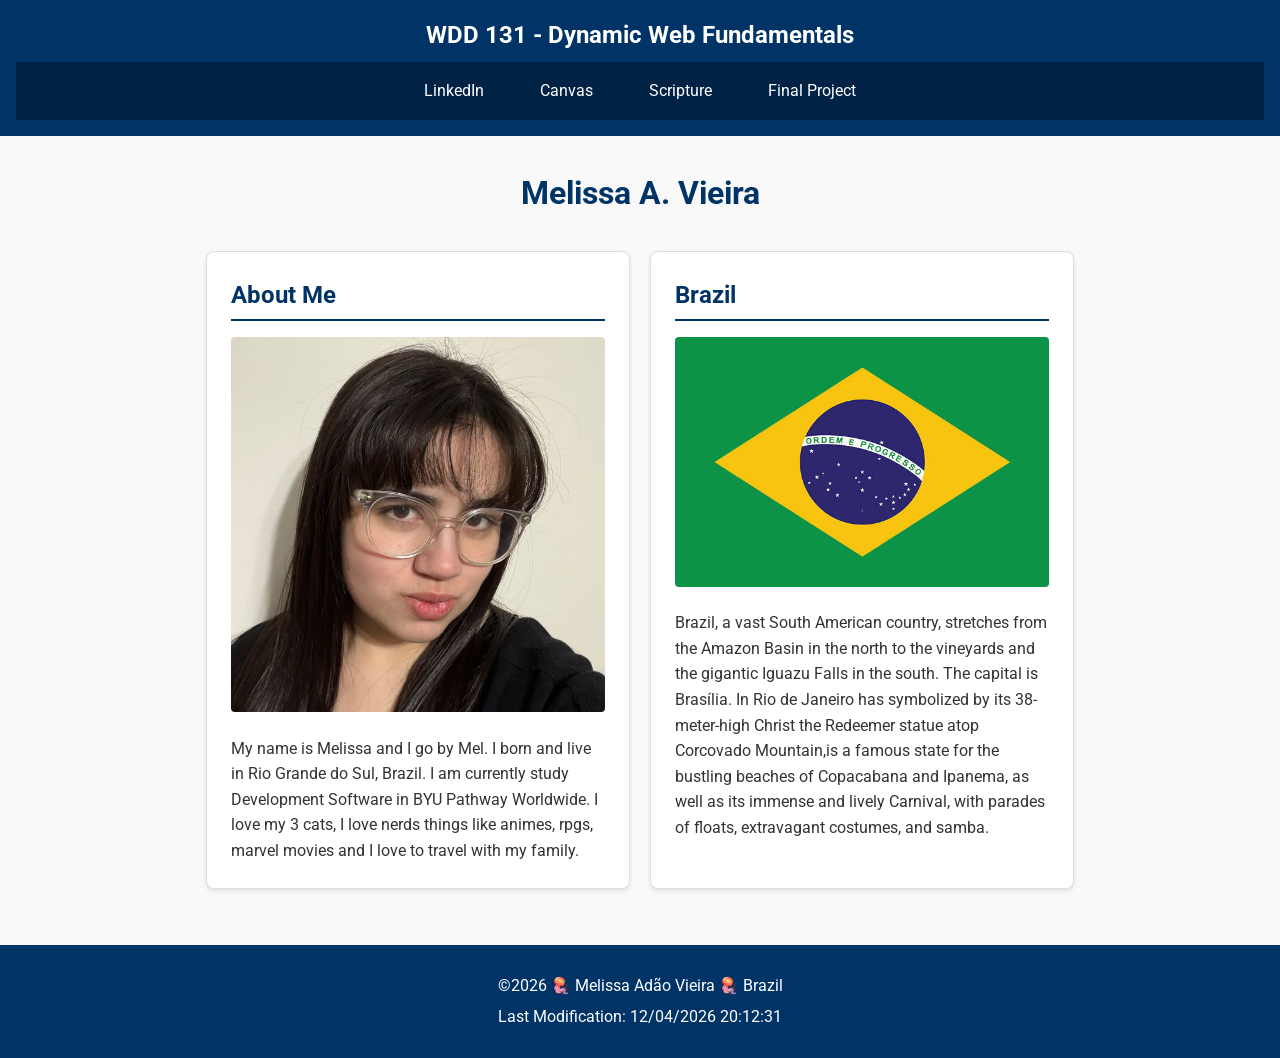
<file: index.html>
<!DOCTYPE html>
<html lang="en">
<head>
    <meta charset="UTF-8">
    <meta name="viewport" content="width=device-width, initial-scale=1.0">
    <title>WDD131 - Dynamic Web Fundamentals - Melissa A. Vieira</title>
    <meta name="description" content="Melissa Vieira - WDD131 Dynamic Web Fundamentals course homepage showcasing web development projects and dynamic features.">
    <meta name="author" content="Melissa A. Vieira">
    <link rel="preconnect" href="https://fonts.googleapis.com">
    <link rel="preconnect" href="https://fonts.gstatic.com" crossorigin>
    <link href="https://fonts.googleapis.com/css2?family=Roboto:wght@400;700&display=swap" rel="stylesheet">
    <link rel="stylesheet" href="styles/base.css">
    <script src="scripts/getdates.js" defer></script>
</head>
<body>
    <header>
        <span id="course-title" >WDD 131 - Dynamic Web Fundamentals</span>
        <nav>
            <a href="https://linkedin.com" target="_blank">LinkedIn</a>
            <a href="https://byupw.instructure.com/" target="_blank">Canvas</a>
            <a href="https://www.churchofjesuschrist.org/study/scriptures/bofm/2-ne/28?lang=eng#:~:text=30%20For%20behold,which%20they%20have." target="_blank">Scripture</a>
            <a href="#" target="_blank">Final Project</a>
        </nav>
    </header>
    <main>
        <h1 class="main-title"> Melissa A. Vieira</h1>
            <div class="card-grid">
                <section class="card">
                    <h2>About Me</h2>
                    <img src="images/melissa.jpeg" alt="Profile Melissa">
                    <p> My name is Melissa and I go by Mel. I born and live in Rio Grande do Sul, Brazil. I am currently study Development Software in BYU Pathway Worldwide. I love my 3 cats, I love nerds things like animes, rpgs, marvel movies and I love to travel with my family. </p>
                </section>
                <section class="card">
                    <h2>Brazil</h2>
                    <img src="images/brazil.jpeg" alt="Country Melissa">
                    <p>Brazil, a vast South American country, stretches from the Amazon Basin in the north to the vineyards and the gigantic Iguazu Falls in the south. The capital is Brasília. In Rio de Janeiro has symbolized by its 38-meter-high Christ the Redeemer statue atop Corcovado Mountain,is a famous state for the bustling beaches of Copacabana and Ipanema, as well as its immense and lively Carnival, with parades of floats, extravagant costumes, and samba.</p>
                </section>
            </div>
    </main>
    <footer>
        <p>©<span id="currentyear"></span> 🪼 Melissa Adão Vieira 🪼 Brazil </p>
        <p id="lastModified"></p>
    </footer>
</body>
</html>
</file>
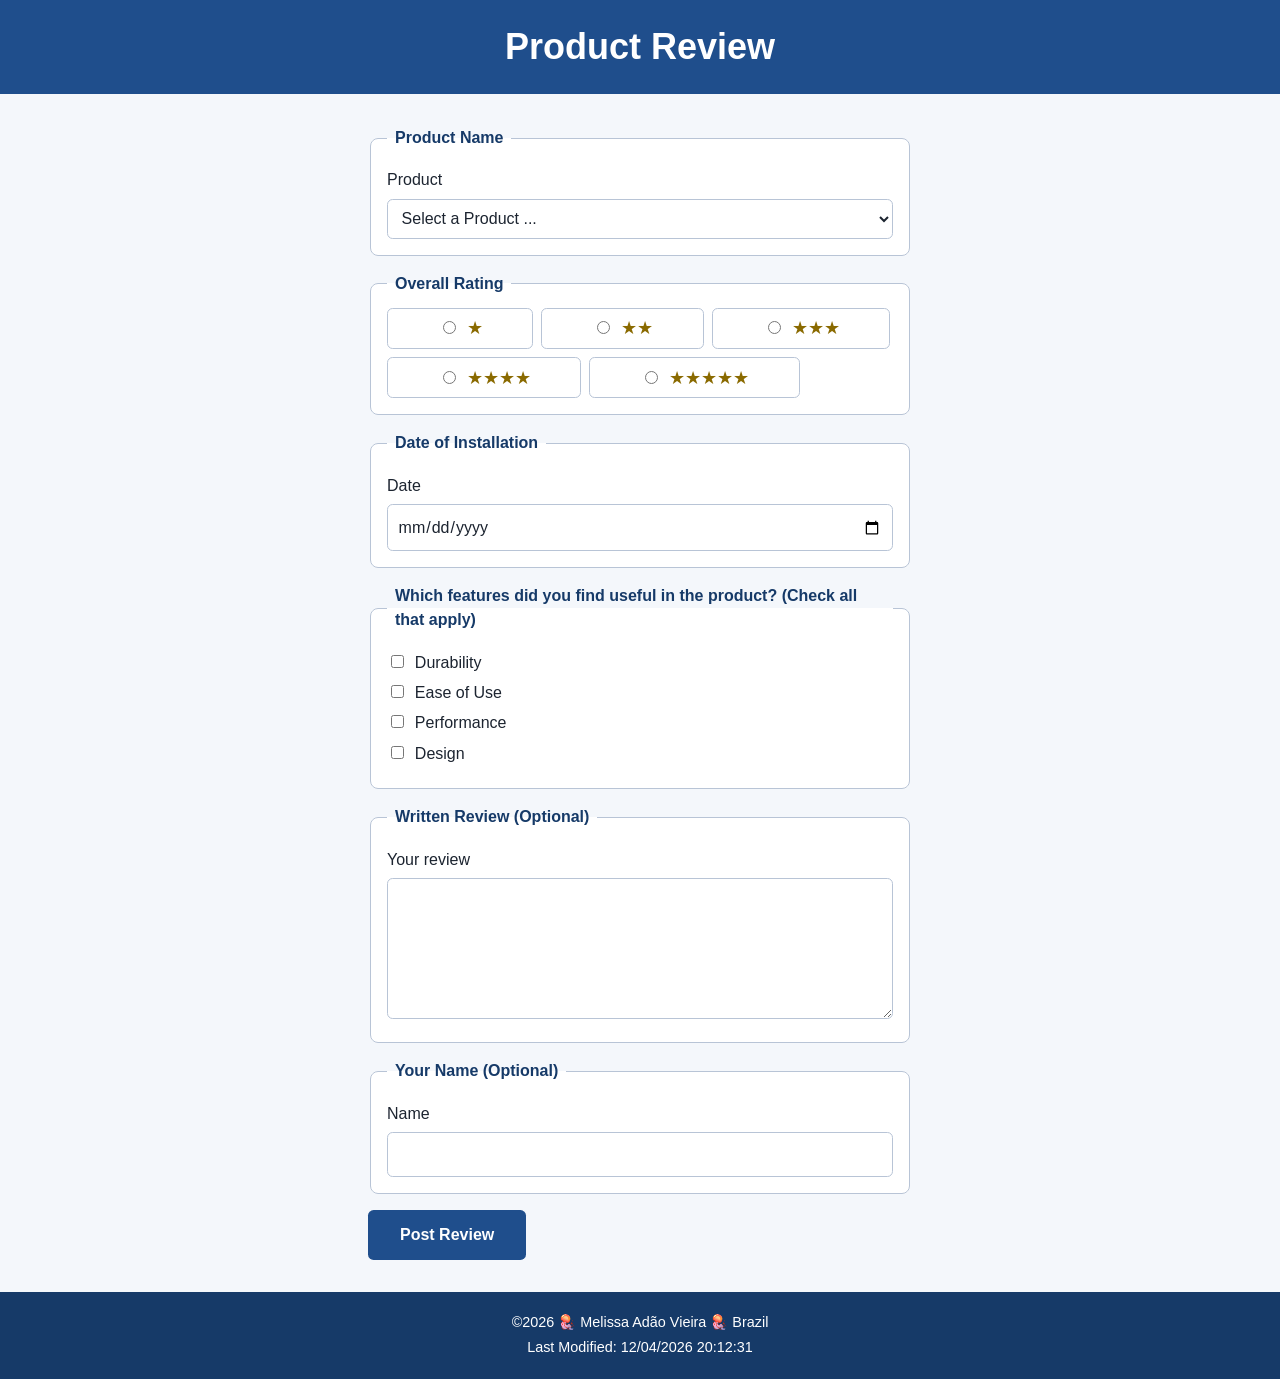
<file: form.html>
<!DOCTYPE html>
<html lang="en">
<head>
    <meta charset="UTF-8">
    <meta name="viewport" content="width=device-width, initial-scale=1.0">
    <title>Product Review</title>
    <meta name="author" content="Melissa A. Vieira">
    <meta name="description" content="Share your experience with our products. Rate an item, choose the features you liked and leave a review in this quick and easy form.">
    <link rel="stylesheet" href="styles/form.css">
    <script src="scripts/form.js" defer></script>
    <link rel="icon" href="data:,">
</head>
<body>
    <header>
        <h1>Product Review</h1>
    </header>
    <main>
        <form method="get" action="review.html" class="pr1">
        <fieldset>
            <legend>Product Name</legend>
            <label for="product">Product</label>
                <select id="product" name="product" required>
                    <option value="" disabled selected>Select a Product ...</option>
                </select>
        </fieldset>
        <fieldset>
            <legend>Overall Rating</legend>
            <div class="rating">
                <label for="rating1"><input type="radio" id="rating1" name="rating" value="1" required> ★ <span class="sr-only"> 1 Star </span></label>
                <label for="rating2"><input type="radio" id="rating2" name="rating" value="2" required> ★★ <span class="sr-only"> 2 Stars </span></label>
                <label for="rating3"><input type="radio" id="rating3" name="rating" value="3" required> ★★★ <span class="sr-only"> 3 Stars </span></label>
                <label for="rating4"><input type="radio" id="rating4" name="rating" value="4" required> ★★★★ <span class="sr-only"> 4 Stars </span></label>
                <label for="rating5"><input type="radio" id="rating5" name="rating" value="5" required> ★★★★★ <span class="sr-only"> 5 Stars </span></label>
            </div>
        </fieldset>
        <fieldset>
            <legend>Date of Installation</legend>
            <label for="installdate">Date</label>
            <input type="date" id="installdate" name="installdate" required>
        </fieldset>
        <fieldset>
            <legend>Which features did you find useful in the product? (Check all that apply)</legend>
            <label for="durability"><input type="checkbox" id="durability" name="features" value="durability"> Durability</label>
            <label for="ease"><input type="checkbox" id="ease" name="features" value="ease-of-use"> Ease of Use</label>
            <label for="performance"><input type="checkbox" id="performance" name="features" value="performance"> Performance</label>
            <label for="design"><input type="checkbox" id="design" name="features" value="design"> Design</label>
        </fieldset>
        <fieldset>
            <legend>Written Review (Optional)</legend>
            <label for="review">Your review</label>
            <textarea id="review" name="review" rows="5"></textarea>
        </fieldset>
        <fieldset>
            <legend>Your Name (Optional)</legend>
            <label for="fullname">Name </label>
            <input type="text" id="fullname" name="fullname" autocomplete="name">
        </fieldset>
            <input type="submit" value="Post Review">
        </form>
    </main>
    <footer>
        <p>&copy;2026 🪼 Melissa Adão Vieira 🪼 Brazil</p>
        <p>Last Modified: <span id="lastModified"></span></p>
    </footer>
</body>
</html>
</file>
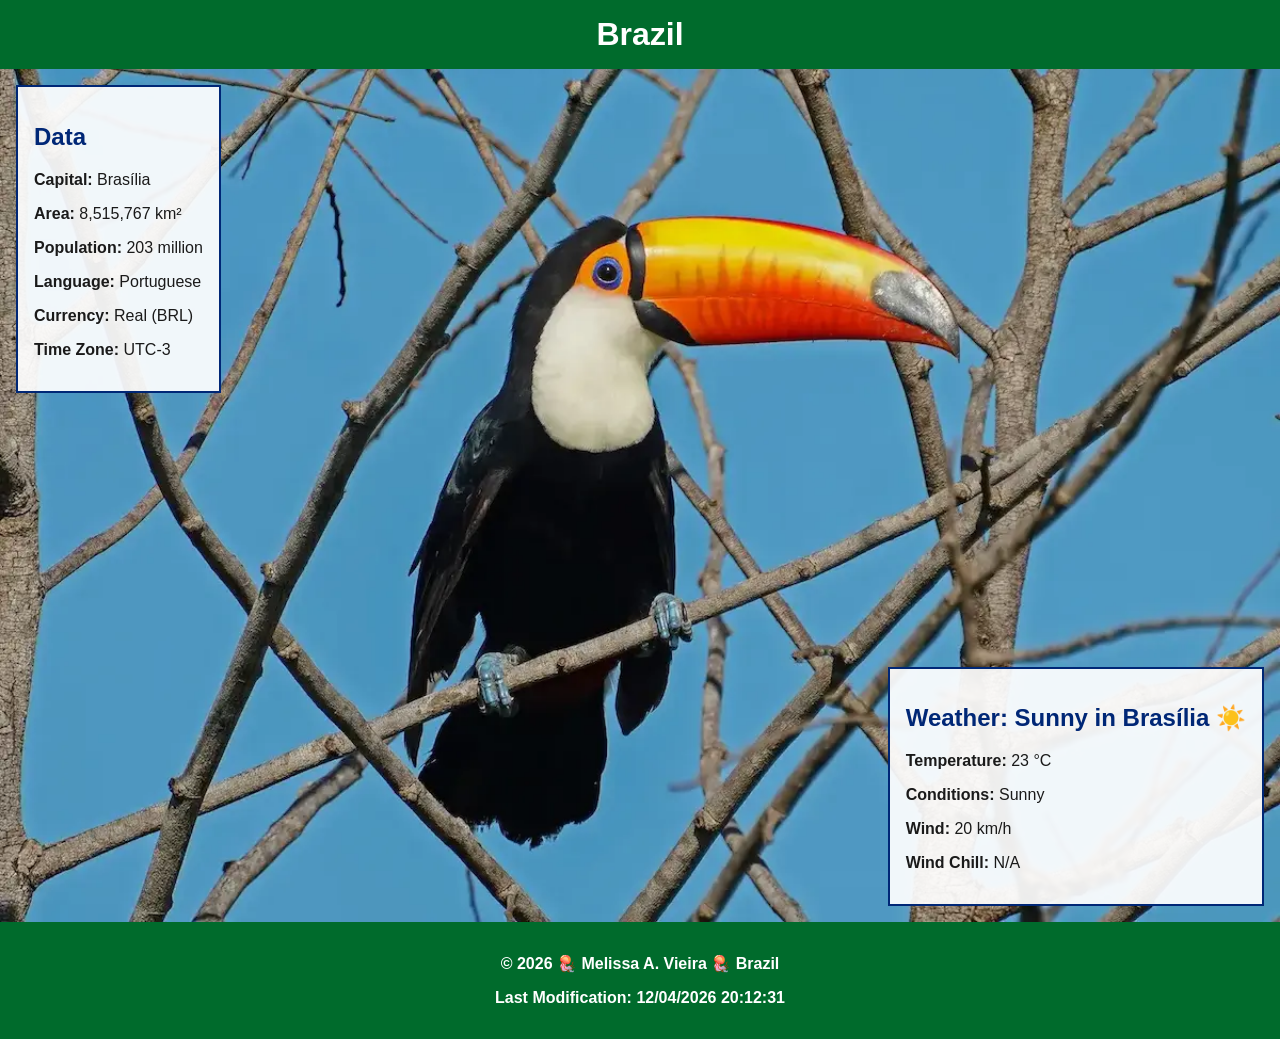
<file: place.html>
<!DOCTYPE html>
<html lang="en">
<head>
    <meta charset="UTF-8">
    <meta name="viewport" content="width=device-width, initial-scale=1.0">
    <title>Brazil | Place Project</title>
    <meta name="author" content="Melissa A. Vieira">
    <meta name="description" content="Facts and current weather for Brazil. The city chosen for this project was Brasília, the country's capital, which features a distinct tropical climate.">
    <link rel="stylesheet" href="styles/place.css">
    <script src="scripts/place.js" defer></script>
</head>
<body>
    <header>
        <h1>Brazil</h1>
    </header>
    <main>
        <!-- Photo by Christopher Borges on Pexels -->
        <picture>
            <source srcset="images/toucan-large.webp" media="(min-width: 700px)">
            <img src="images/toucan-small.webp" alt="A toucan with its large orange and yellow beak, perched on a branch against a blue sky." width="600" height="400">
        </picture>
        <section class="data">
            <h2>Data</h2>
                <p><span>Capital:</span> Brasília</p>
                <p><span>Area:</span> 8,515,767 km²</p>
                <p><span>Population:</span> 203 million</p>
                <p><span>Language:</span> Portuguese</p>
                <p><span>Currency:</span> Real (BRL)</p>
                <p><span>Time Zone:</span> UTC-3</p>
        </section>
        <section class="weather">
            <h2>Weather: Sunny in Brasília</h2>
                <img src="images/weather.svg" alt="Sunny day" width="48" height="48">
                <p><span>Temperature:</span> <span id="temp">23</span> °C</p>
                <p><span>Conditions:</span> Sunny</p>
                <p><span>Wind:</span> <span id="wind">20</span> km/h</p>
                <p><span>Wind Chill:</span> <span id="windchill"></span></p>
        </section>
    </main>
    <footer>
        <p>&copy; <span id="currentyear"></span> 🪼 Melissa A. Vieira 🪼 Brazil </p>
        <p>Last Modification: <span id="lastModified"></span></p>
    </footer>
</body>
</html>
</file>
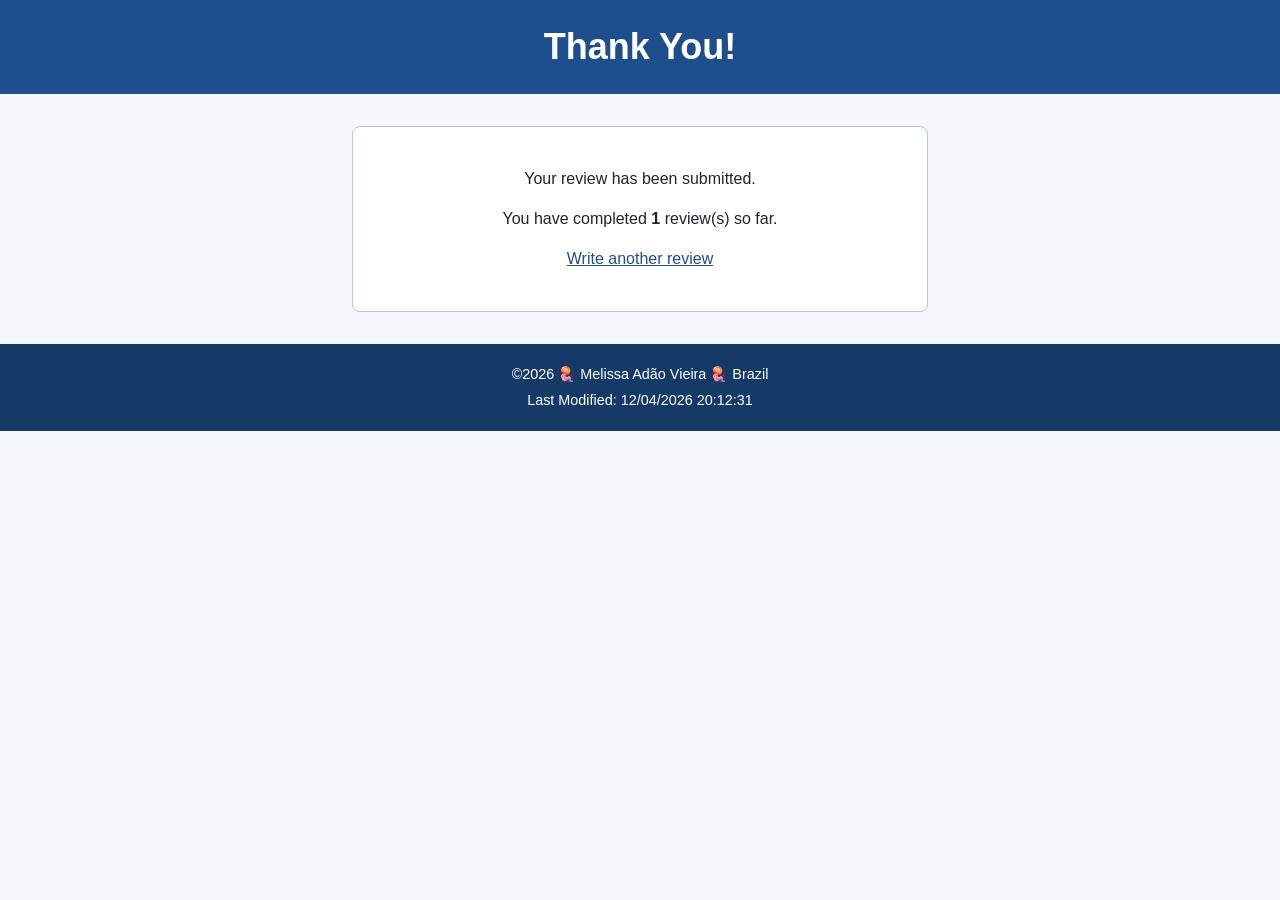
<file: review.html>
<!DOCTYPE html>
<html lang="en">
<head>
    <meta charset="UTF-8">
    <meta name="viewport" content="width=device-width, initial-scale=1.0">
    <title>Review Submitted</title>
    <meta name="author" content="Melissa A. Vieira">
    <meta name="description" content="Thank you for your product review. Your feedback was received and helps other customers choose the right product with confidence.">
    <link rel="stylesheet" href="styles/form.css">
    <script src="scripts/review.js" defer></script>
</head>
<body>
    <header>
        <h1>Thank You!</h1>
    </header>
    <main class="confirmation">
        <p>Your review has been submitted.</p>
        <p>You have completed <strong id="reviewCount">0</strong> review(s) so far.</p>
        <p><a href="form.html">Write another review</a></p>
    </main>
    <footer>
        <p>&copy;2026 🪼 Melissa Adão Vieira 🪼 Brazil</p>
        <p>Last Modified: <span id="lastModified"></span></p>
    </footer>
</body>
</html>
</file>
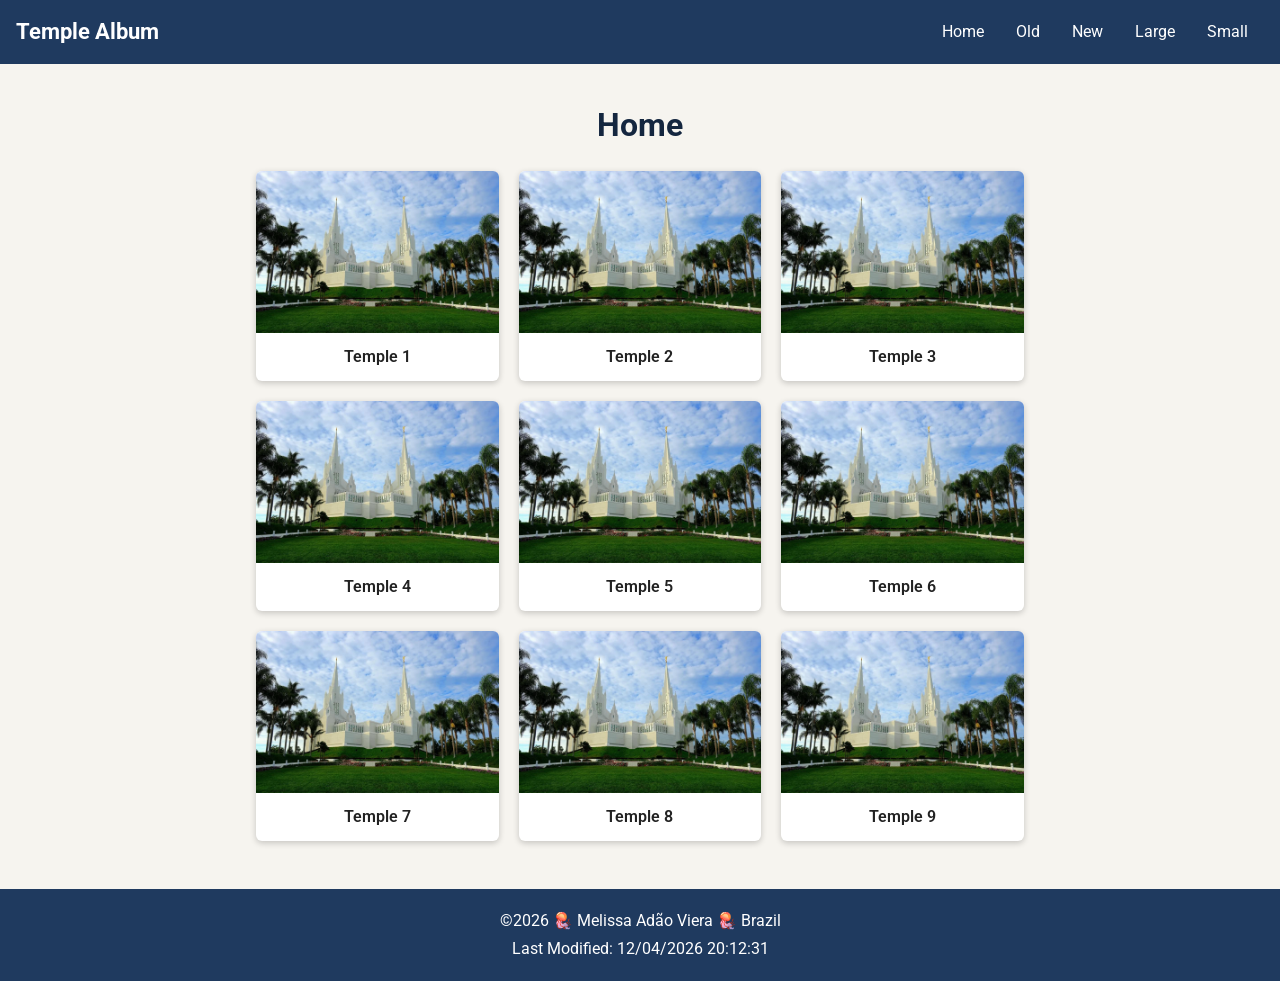
<file: temples.html>
<!DOCTYPE html>
<html lang="en">
<head>
    <meta charset="UTF-8">
    <meta name="viewport" content="width=device-width, initial-scale=1.0">
    <title>Temple Album | WDD 131</title>
    <meta name="author" content="Melissa Adão Viera">
    <meta name="description" content="Temple Album: a responsive picture gallery of temples from around the world, with a mobile menu and a flexible image grid.">
    <link rel="preconnect" href="https://fonts.googleapis.com">
    <link rel="preconnect" href="https://fonts.gstatic.com" crossorigin>
    <link href="https://fonts.googleapis.com/css2?family=Roboto:wght@400;700&display=swap" rel="stylesheet">
    <link rel="stylesheet" href="styles/temples.css">
    <link rel="stylesheet" href="styles/temples-large.css">
    <script src="scripts/temples.js" defer></script>
</head>
<body>
    <header>
        <h2>Temple Album</h2>
        <button id="menu" aria-label="Toggle navigation menu" aria-expanded="false">&#9776;</button>
        <nav>
            <a href="#" id="home">Home</a>
            <a href="#" id="old">Old</a>
            <a href="#" id="new">New</a>
            <a href="#" id="large">Large</a>
            <a href="#" id="small">Small</a>
        </nav>
    </header>
    <main>
        <h1>Home</h1>
        <section class="gallery">
            <figure>
                 <img src="images/temple_sandiego.jpg" alt="Temple 1" loading="lazy" width="400" height="250">
                 <figcaption> Temple 1 </figcaption>
            </figure>
            <figure>
                 <img src="images/temple_sandiego.jpg" alt="Temple 2" loading="lazy" width="400" height="250">
                 <figcaption> Temple 2 </figcaption>
            </figure>
            <figure>
                 <img src="images/temple_sandiego.jpg" alt="Temple 3" loading="lazy" width="400" height="250">
                 <figcaption> Temple 3 </figcaption>
            </figure>
            <figure>
                 <img src="images/temple_sandiego.jpg" alt="Temple 4" loading="lazy" width="400" height="250">
                 <figcaption> Temple 4 </figcaption>
            </figure>
            <figure>
                 <img src="images/temple_sandiego.jpg" alt="Temple 5" loading="lazy" width="400" height="250">
                 <figcaption> Temple 5 </figcaption>
            </figure>
            <figure>
                 <img src="images/temple_sandiego.jpg" alt="Temple 6" loading="lazy" width="400" height="250">
                 <figcaption> Temple 6 </figcaption>
            </figure>
            <figure>
                 <img src="images/temple_sandiego.jpg" alt="Temple 7" loading="lazy" width="400" height="250">
                 <figcaption> Temple 7 </figcaption>
            </figure>
            <figure>
                 <img src="images/temple_sandiego.jpg" alt="Temple 8" loading="lazy" width="400" height="250">
                 <figcaption> Temple 8 </figcaption>
            </figure>
            <figure>
                 <img src="images/temple_sandiego.jpg" alt="Temple 9" loading="lazy" width="400" height="250">
                 <figcaption> Temple 9 </figcaption>
            </figure>
        </section>
    </main>
    <footer>
        <p>&copy;<span id="current-year"></span> 🪼 Melissa Adão Viera 🪼 Brazil</p>
        <p id="lastModified"></p>
    </footer>
</body>
</html>
</file>
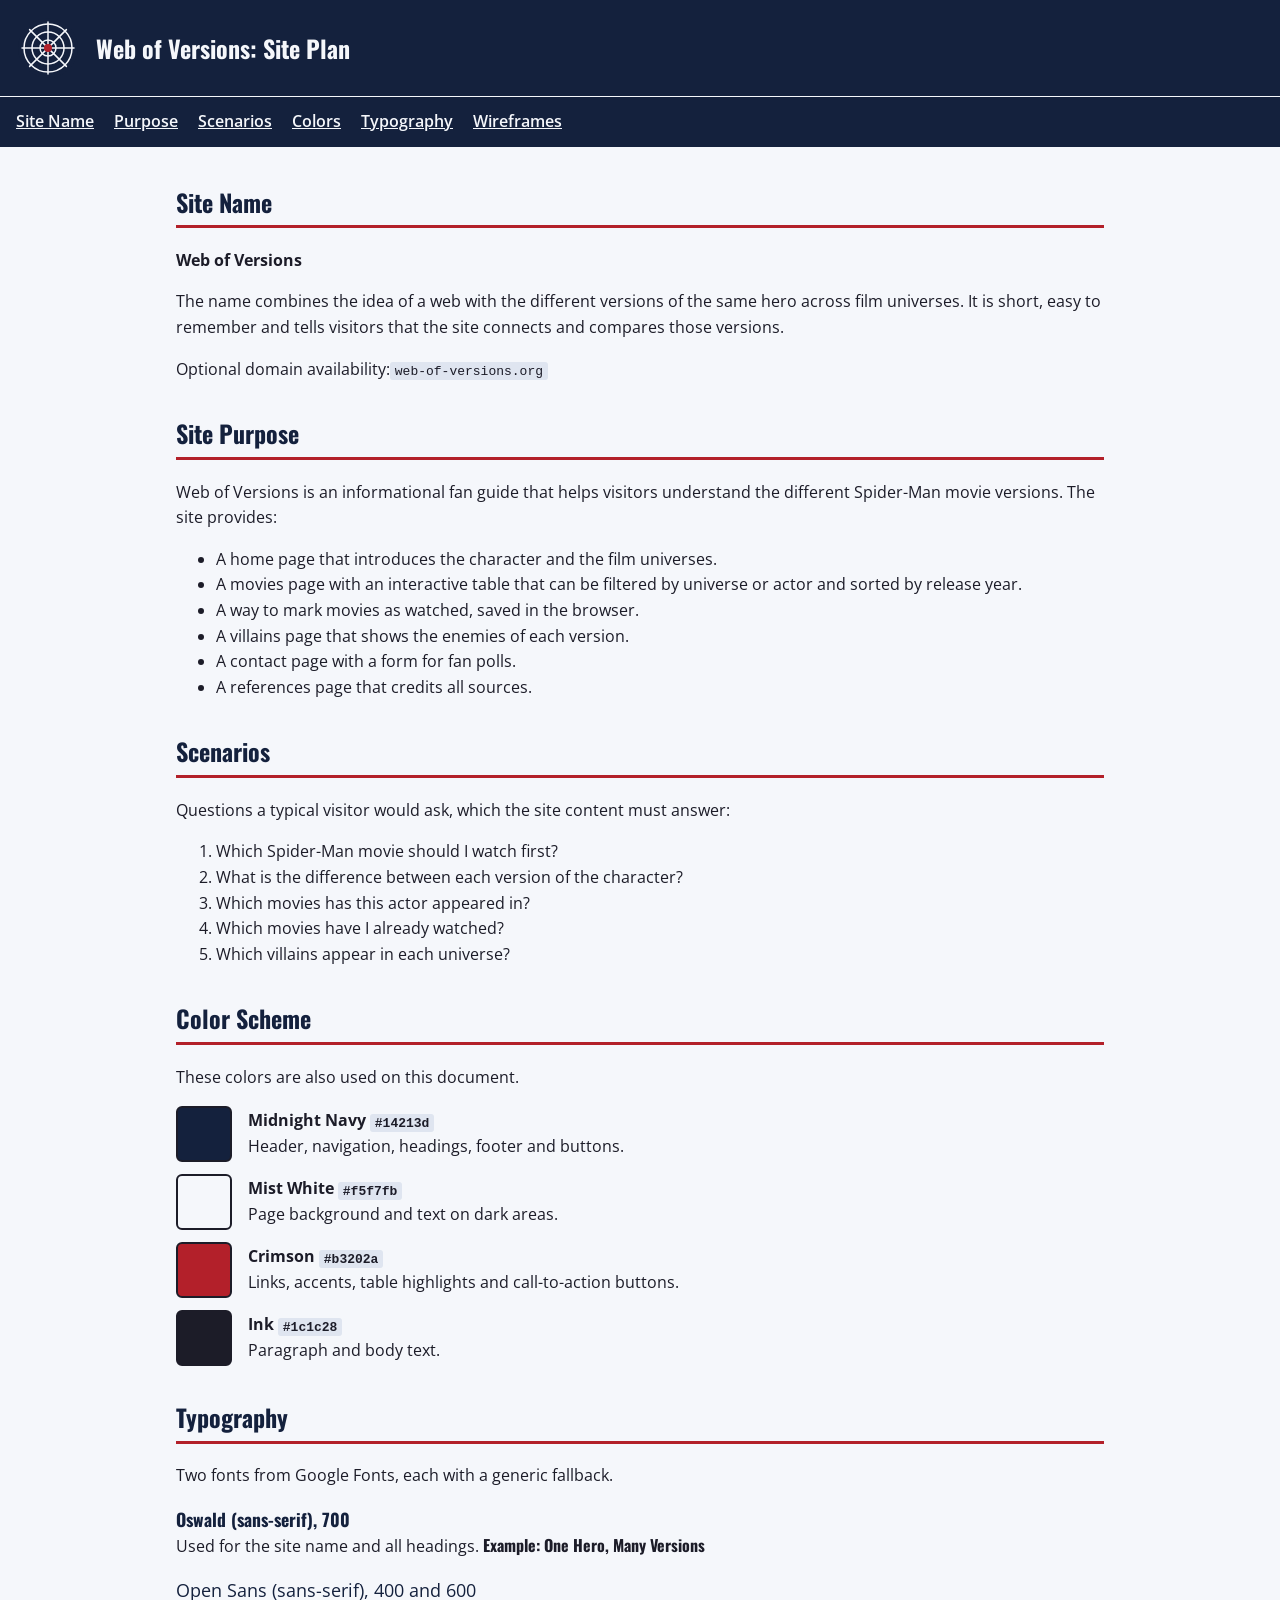
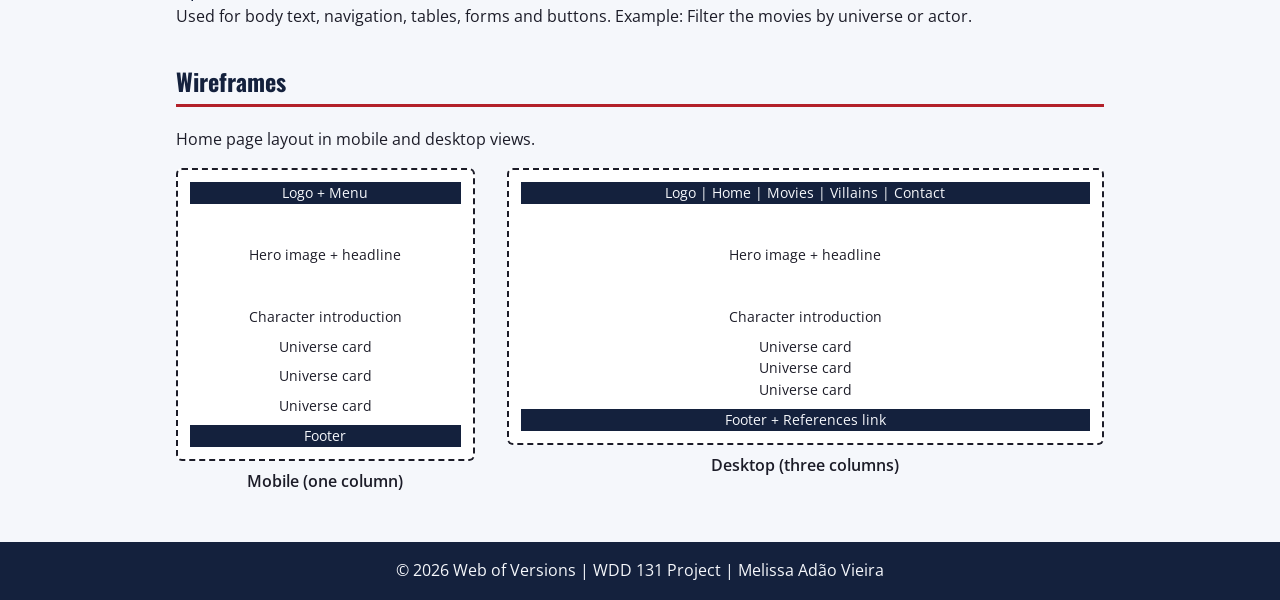
<file: project/siteplan.html>
<!DOCTYPE html>
<html lang="en">
<head>
    <meta charset="UTF-8">
    <meta name="viewport" content="width=device-width, initial-scale=1.0">
    <title>Spider Man Movies </title>
    <meta name="description" content="Site plan for Web of Versions, a guide comparing Spider-Man movies across film universes: name, purpose, scenarios, colors, typography, and wireframes.">
    <meta name="author" content="Melissa A. Vieira">
    <link rel="preconnect" href="https://fonts.googleapis.com">
    <link rel="preconnect" href="https://fonts.gstatic.com" crossorigin="">
    <link href="https://fonts.googleapis.com/css2?family=Oswald:wght@700&family=Open+Sans:wght@400;600&display=swap" rel="stylesheet">
    <link rel="stylesheet" href="styles/siteplan.css">
</head>
<body>
    <header>
        <img src="images/logo.svg" alt="Web of Versions logo: a round spider web pattern with a red dot in the center" width="64" height="64">
        <h1>Web of Versions: Site Plan</h1>
    </header>
    <nav aria-label="Plan sections">
        <ul>
            <li><a href="#site-name">Site Name</a></li>
            <li><a href="#site-purpose">Purpose</a></li>
            <li><a href="#scenarios">Scenarios</a></li>
            <li><a href="#color-scheme">Colors</a></li>
            <li><a href="#typography">Typography</a></li>
            <li><a href="#wireframes">Wireframes</a></li>
        </ul>
    </nav>
    <main>
        <section id="site-name">
            <h2>Site Name</h2>
            <p><strong>Web of Versions</strong></p>
            <p>The name combines the idea of a web with the different versions of the same hero across film universes. It is short, easy to remember and tells visitors that the site connects and compares those versions.</p>
            <p>Optional domain availability:<code>web-of-versions.org</code></p>
        </section>
        <section id="site-purpose">
            <h2>Site Purpose</h2>
            <p>Web of Versions is an informational fan guide that helps visitors understand the different Spider-Man movie versions. The site provides:</p>
            <ul>
                <li>A home page that introduces the character and the film universes.</li>
                <li>A movies page with an interactive table that can be filtered by universe or actor and sorted by release year.</li>
                <li>A way to mark movies as watched, saved in the browser.</li>
                <li>A villains page that shows the enemies of each version.</li>
                <li>A contact page with a form for fan polls.</li>
                <li>A references page that credits all sources.</li>
            </ul>
        </section>
        <section id="scenarios">
            <h2>Scenarios</h2>
            <p>Questions a typical visitor would ask, which the site content must answer:</p>
            <ol>
                <li>Which Spider-Man movie should I watch first?</li>
                <li>What is the difference between each version of the character?</li>
                <li>Which movies has this actor appeared in?</li>
                <li>Which movies have I already watched?</li>
                <li>Which villains appear in each universe?</li>
            </ol>
        </section>
        <section id="color-scheme">
            <h2> Color Scheme</h2>
            <p>These colors are also used on this document.</p>
            <ul class="swatches">
                <li>
                    <span class="swatch swatch-navy"></span>
                    <div><strong>Midnight Navy <code>#14213d</code></strong><br>Header, navigation, headings, footer and buttons.</div>
                </li>
                <li>
                    <span class="swatch swatch-mist"></span>
                    <div><strong>Mist White <code>#f5f7fb</code></strong><br>Page background and text on dark areas.</div>
                </li>
                <li>
                    <span class="swatch swatch-crimson"></span>
                    <div><strong>Crimson <code>#b3202a</code></strong><br>Links, accents, table highlights and call-to-action buttons.</div>
                </li>
                <li>
                    <span class="swatch swatch-ink"></span>
                    <div><strong>Ink <code>#1c1c28</code></strong><br>Paragraph and body text.</div>
                </li>
            </ul>
        </section>
        <section id="typography">
            <h2>Typography</h2>
            <p>Two fonts from Google Fonts, each with a generic fallback.</p>
            <dl>
                <dt class="font-heading">Oswald (sans-serif), 700</dt>
                <dd>Used for the site name and all headings. <span class="font-heading">Example: One Hero, Many Versions</span></dd>
                <dt class="font-body">Open Sans (sans-serif), 400 and 600</dt>
                <dd>Used for body text, navigation, tables, forms and buttons. <span class="font-body">Example: Filter the movies by universe or actor.</span></dd>
            </dl>
        </section>
        <section id="wireframes">
            <h2>Wireframes</h2>
            <p>Home page layout in mobile and desktop views.</p>
            <div class="wireframes">
                <figure>
                    <div class="wire wire-mobile" role="img" aria-label="Mobile wireframe: header with menu button, hero image with headline, introduction text, three universe cards stacked in one column, and footer.">
                    <div class="w-header">Logo + Menu</div>
                    <div class="w-hero">Hero image + headline</div>
                    <div class="w-card">Character introduction</div>
                    <div class="w-card">Universe card</div>
                    <div class="w-card">Universe card</div>
                    <div class="w-card">Universe card</div>
                    <div class="w-footer">Footer</div>
                    </div>
                    <figcaption>Mobile (one column)</figcaption>
                </figure>
                <figure>
                    <div class="wire wire-desktop" role="img" aria-label="Desktop wireframe: header with logo and horizontal navigation, wide hero image, introduction text, three universe cards in a row, and footer.">
                        <div class="w-header">Logo | Home | Movies | Villains | Contact</div>
                        <div class="w-hero">Hero image + headline</div>
                        <div class="w-card">Character introduction</div>
                        <div class="w-row">
                        <div class="w-card">Universe card</div>
                        <div class="w-card">Universe card</div>
                        <div class="w-card">Universe card</div>
                        </div>
                        <div class="w-footer">Footer + References link</div>
                    </div>
                    <figcaption>Desktop (three columns)</figcaption>
                </figure>
            </div>
        </section>
    </main>
    <footer>
        <p>&copy; 2026 Web of Versions | WDD 131 Project | Melissa Adão Vieira</p>
    </footer>
</body>
</html>
</file>
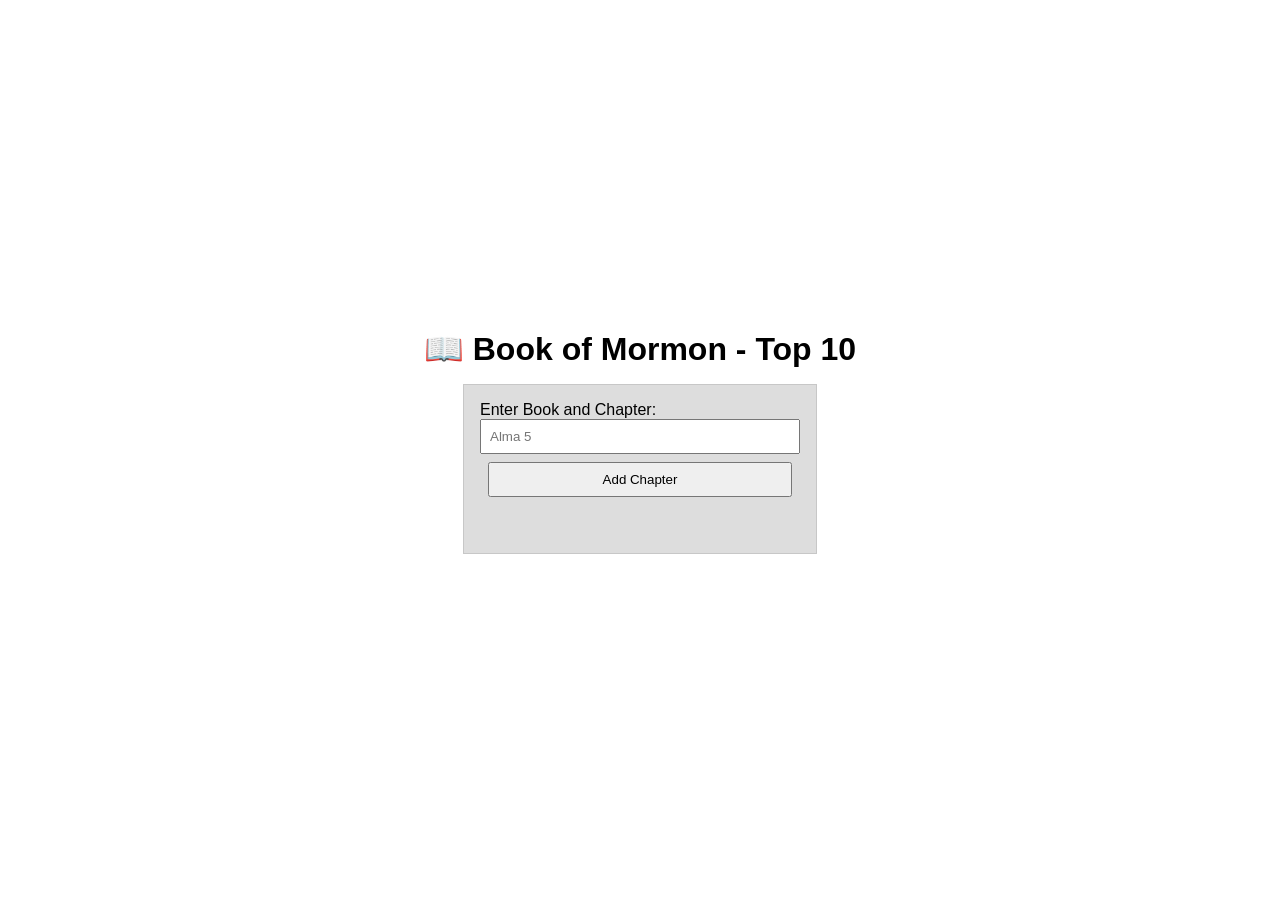
<file: week02/bom.html>
<!DOCTYPE html>
<html lang="en">
<head>
    <meta charset="UTF-8">
    <meta name="viewport" content="width=device-width, initial-scale=1.0">
    <title>Book of Mormon - Top 10</title>
    <link rel="stylesheet" href="styles/bom.css">
    <script src="scripts/bom.js" defer></script>
</head>
<body>
    <h1>📖 Book of Mormon - Top 10</h1>
    <main>
	    <label for="favchap">Enter Book and Chapter: </label>
	    <input type="text" id="favchap" placeholder="Alma 5">
	    <button type="submit">Add Chapter</button>
	    <ul id="list"></ul>
    </main>
</body>
</html>
</file>
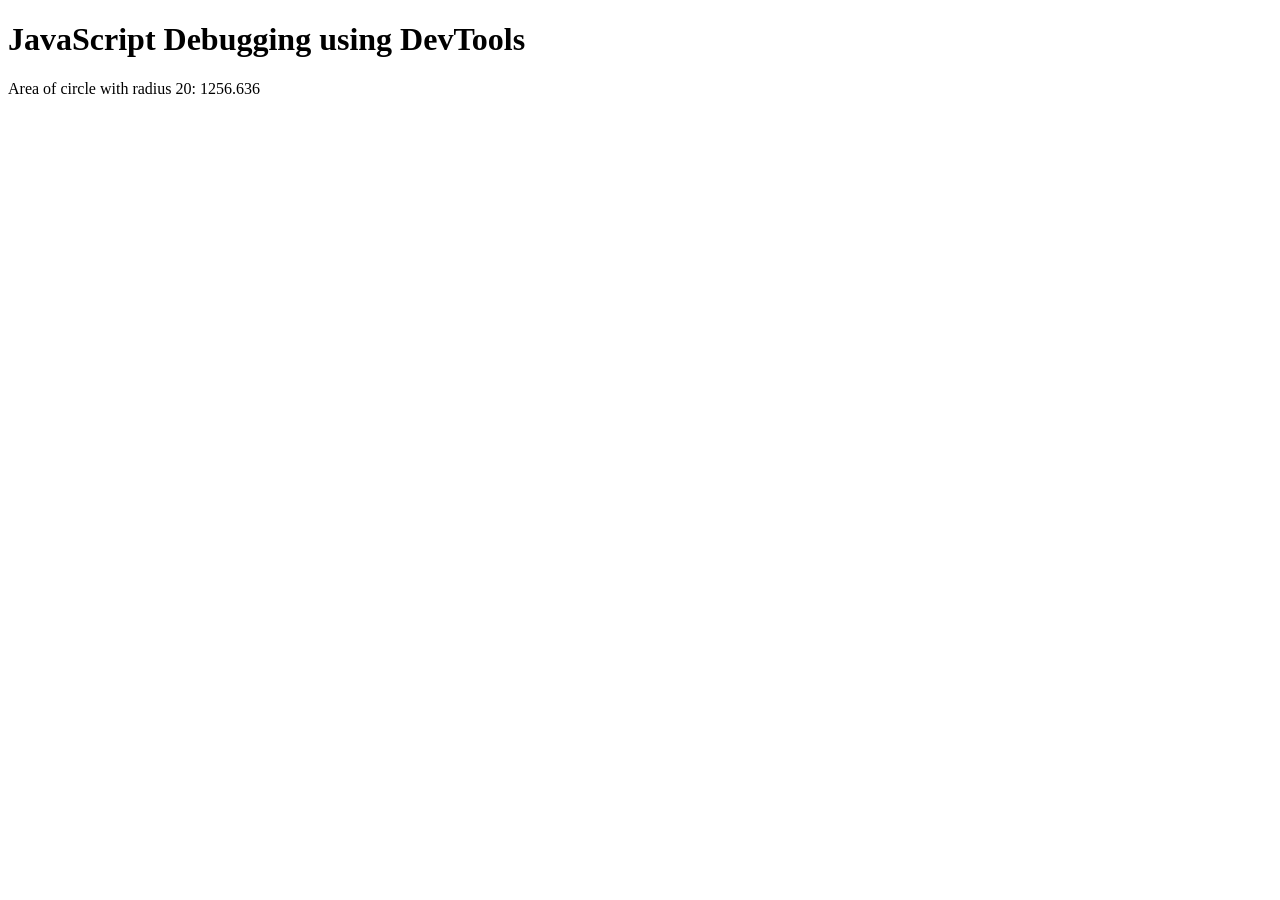
<file: week02/debugging.html>
<!DOCTYPE html>
<html lang="en">
<head>
    <meta charset="UTF-8">
    <meta name="viewport" content="width=device-width, initial-scale=1.0">
    <title>JavaScript Debugging</title>
    <script src="scripts/debugging.js" defer></script>
</head>
<body>
    <h1>JavaScript Debugging using DevTools</h1>
    <p>Area of circle with radius <span id="radius"></span>: <span id="area"></span></p>
</body>
</html>
</file>
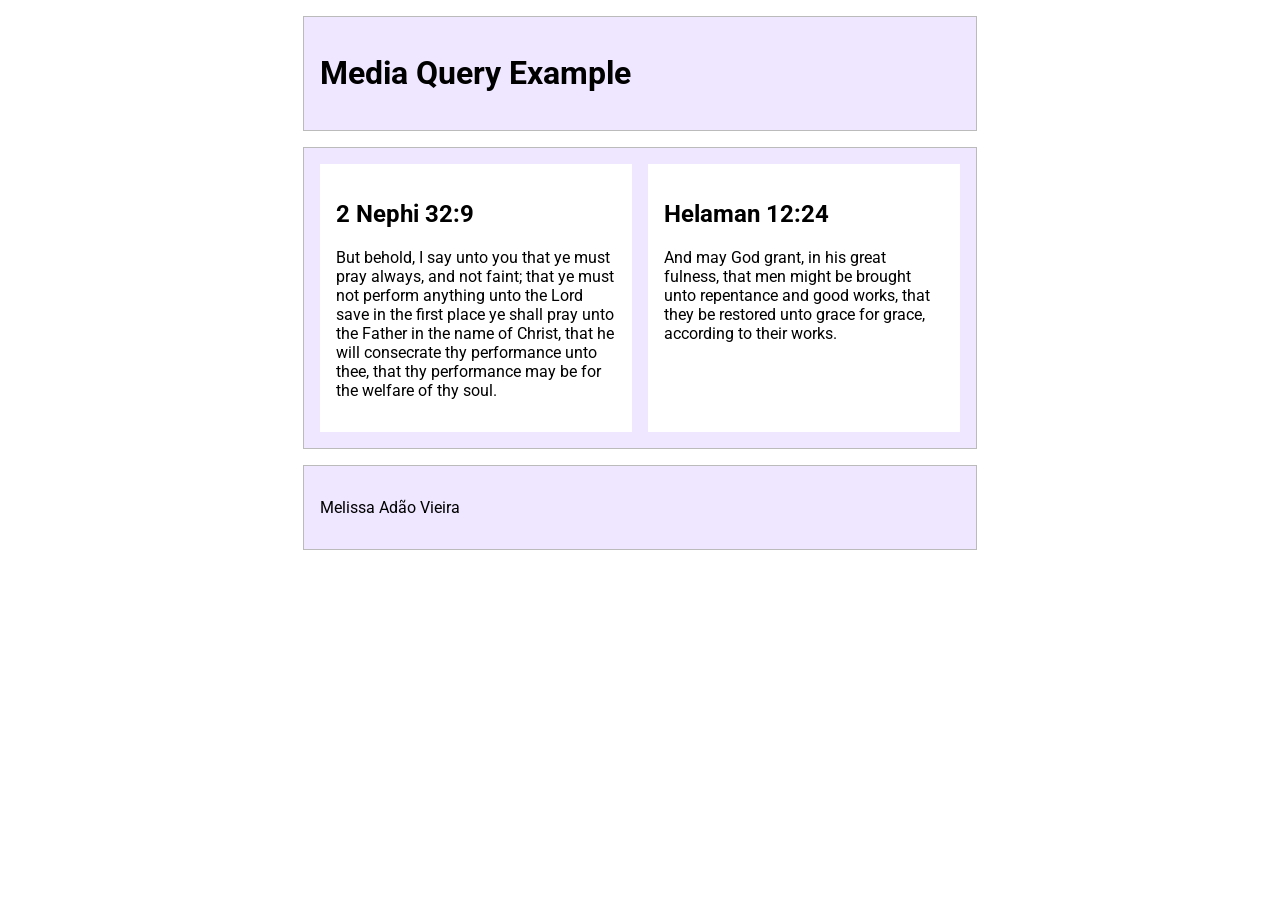
<file: week02/media-query.html>
<!DOCTYPE html>
<html lang="en">
<head>
    <meta charset="UTF-8">
    <meta name="viewport" content="width=device-width, initial-scale=1.0">
    <title>WDD 131 - Media Query Example</title>
    <meta name="description" content="Example of media queries in CSS for responsive web design.">
    <meta name="author" content="Melissa A. Vieira">
    <link rel="preconnect" href="https://fonts.googleapis.com">
    <link rel="preconnect" href="https://fonts.gstatic.com" crossorigin>
    <link href="https://fonts.googleapis.com/css2?family=Roboto:wght@400;700&display=swap" rel="stylesheet">
    <link rel="stylesheet" href="styles/media-query.css">
    <link rel="stylesheet" href="styles/media-query-large.css">
</head>
<body>
    <header>
        <h1>Media Query Example</h1>
    </header>
    <main>
        <section>
            <h2>2 Nephi 32:9</h2>
            <p>But behold, I say unto you that ye must pray always, and not faint; that ye must not perform anything unto the Lord save in the first place ye shall pray unto the Father in the name of Christ, that he will consecrate thy performance unto thee, that thy performance may be for the welfare of thy soul.</p>
        </section>
        <section>
            <h2>Helaman 12:24</h2>
            <p>And may God grant, in his great fulness, that men might be brought unto repentance and good works, that they be restored unto grace for grace, according to their works.</p>
        </section>
    </main>
    <footer>
        <p>Melissa Adão Vieira</p>
    </footer>
</body>
</html>
</file>
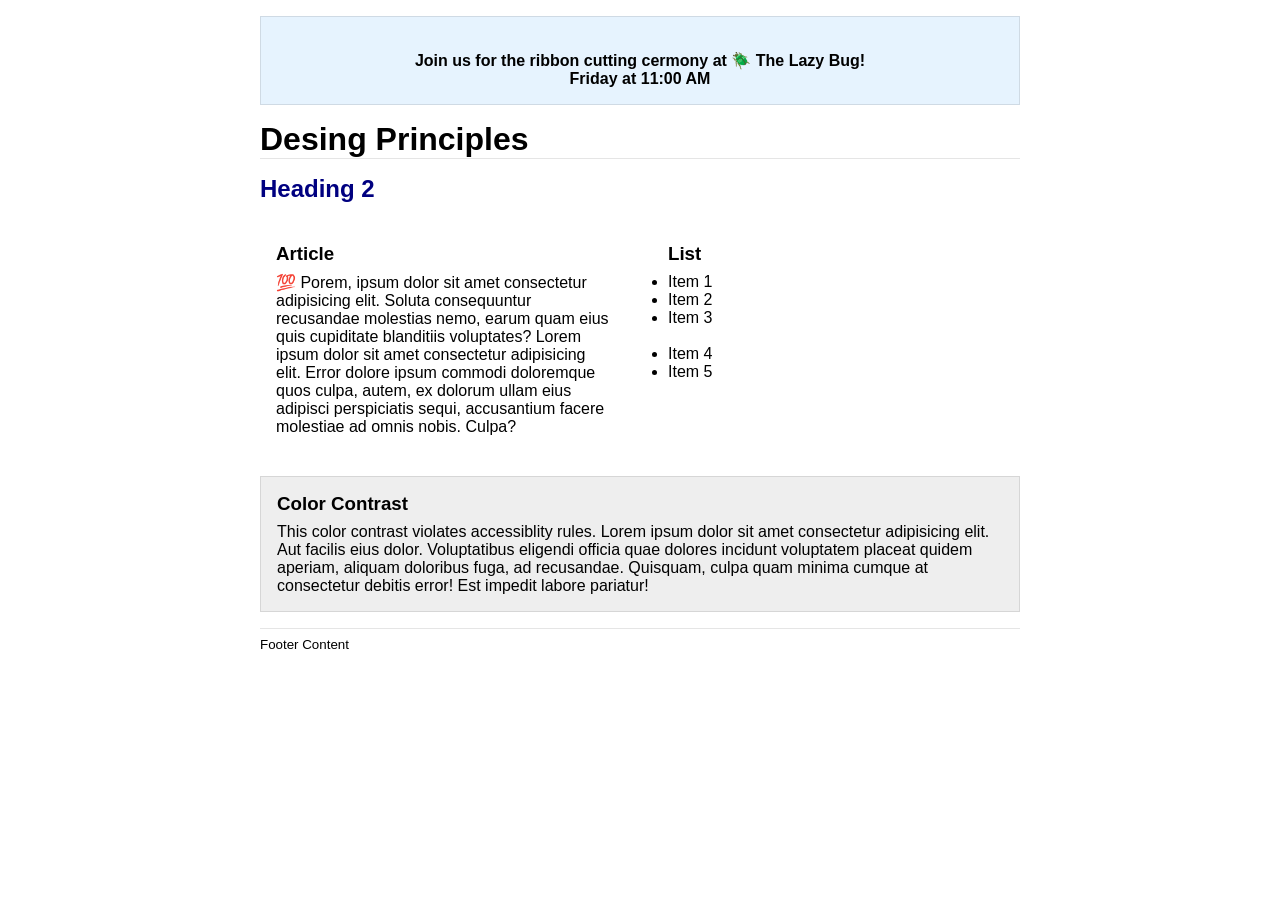
<file: week03/design.html>
<!DOCTYPE html>
<html lang="en">
<head>
    <meta charset="UTF-8">
    <meta name="viewport" content="width=device-width, initial-scale=1.0">
    <title>Document</title>
    <link rel="stylesheet" href="styles/design.css">
</head>
<body>
    <header>
        <div class="banner">
            <br>Join us for the ribbon cutting cermony at 🪲 The Lazy Bug!<br>Friday at 11:00 AM
        </div>
        <h1>Desing Principles</h1>
    </header>
    <main>
        <h2>Heading 2</h2>
        <section>
            <h3>Article</h3>
            <article>
                <p>💯 Porem, ipsum dolor sit amet consectetur adipisicing elit. Soluta consequuntur recusandae molestias nemo, earum quam eius quis cupiditate blanditiis voluptates? Lorem ipsum dolor sit amet consectetur adipisicing elit. Error dolore ipsum commodi doloremque quos culpa, autem, ex dolorum ullam eius adipisci perspiciatis sequi, accusantium facere molestiae ad omnis nobis. Culpa?</p>
            </article>
        </section>
        <section>
            <h3>List</h3>
            <ul>
                <li>Item 1</li>
                <li>Item 2</li>
                <li>Item 3<br><br></li>
                <li>Item 4</li>
                <li>Item 5</li>
            </ul>
        </section>
        <div class="callout">
            <h3>Color Contrast</h3>
            <p>This color contrast violates accessiblity rules. Lorem ipsum dolor sit amet consectetur adipisicing elit. Aut facilis eius dolor. Voluptatibus eligendi officia quae dolores incidunt voluptatem placeat quidem aperiam, aliquam doloribus fuga, ad recusandae. Quisquam, culpa quam minima cumque at consectetur debitis error! Est impedit labore pariatur!</p>
        </div>
    </main>
    <footer>
        Footer Content
    </footer>
</body>
</html>
</file>
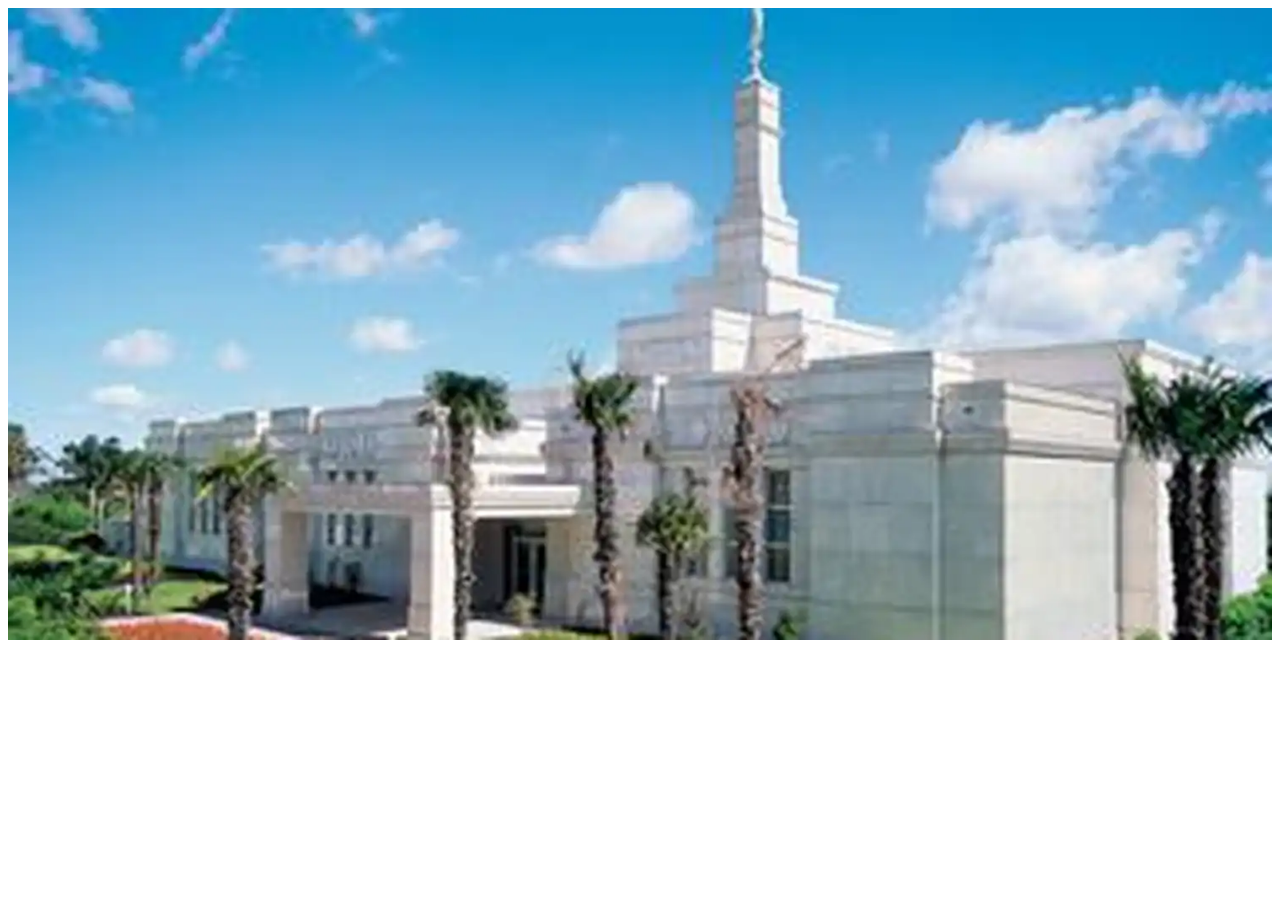
<file: week03/responsive-images.html>
<!DOCTYPE html>
<html lang="en">
<head>
    <meta charset="UTF-8">
    <meta name="viewport" content="width=device-width, initial-scale=1.0">
    <title>Responsive-Image</title>
    <meta name="author" content="Melissa A. Vieira">
    <meta name="description" content="Resposive images activity showing the Porto Alegre Brazil Temple with art-directed hero images.">
    <link rel="stylesheet" href="styles/responsive-images.css">
</head>
<body>
    <main>
        <div class="hero">
            <picture>
                <source srcset="images/hero-large.webp" media="(min-width: 1000px)">
                <source srcset="images/hero-medium.webp" media="(min-width: 500px)">
                <img src="images/hero-small.webp" alt="Porto Alegre Brazil Temple" width="1500" height="750">
            </picture>
        </div>
    </main>
</body>
</html>
</file>
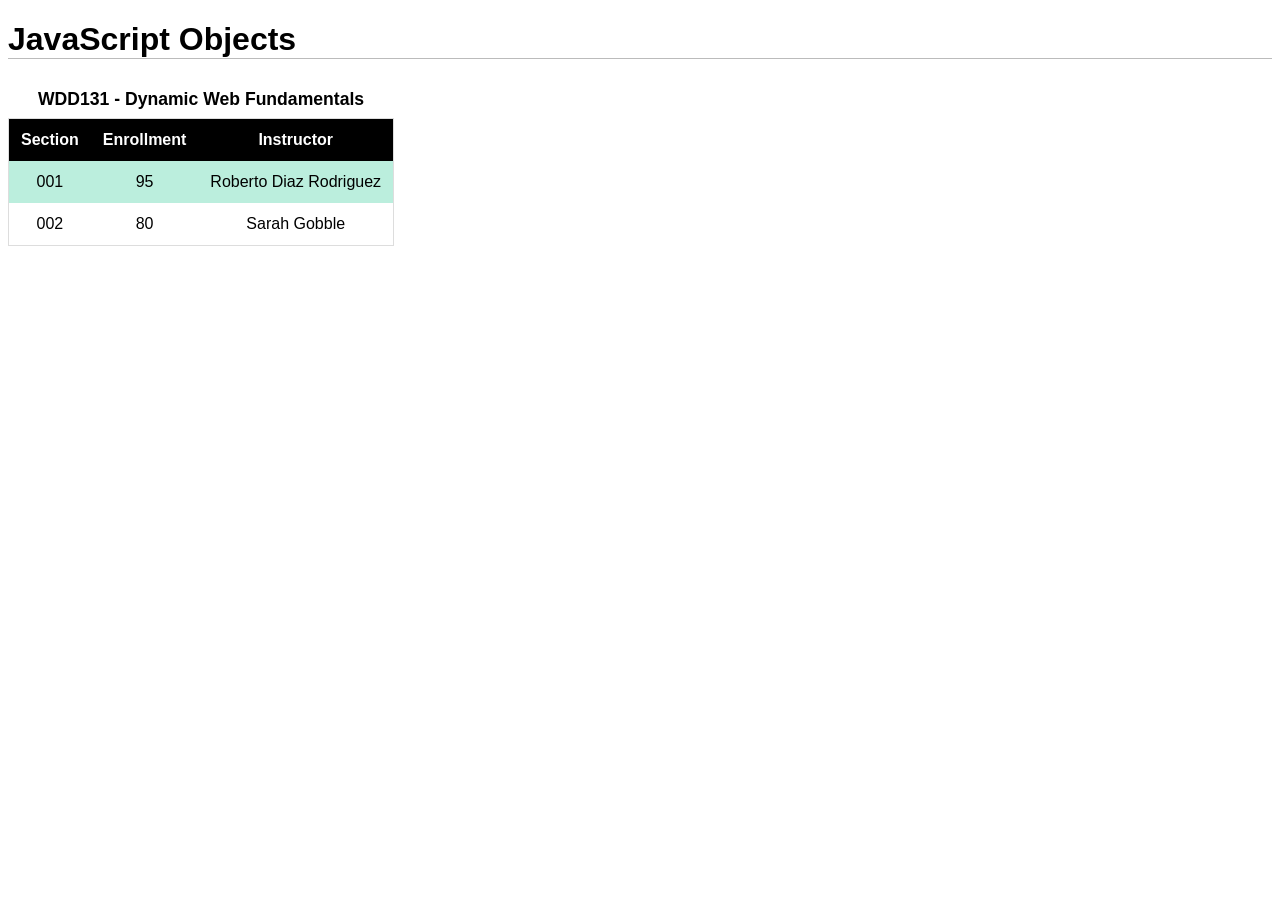
<file: week04/jsobjects.html>
<!DOCTYPE html>
<html lang="en">
<head>
    <meta charset="UTF-8">
    <meta name="viewport" content="width=device-width, initial-scale=1.0">
    <title>JS Objects</title>
    <link rel="stylesheet" href="styles/jsobjects.css">
    <script src="scripts/jsobjects.js" defer></script>
</head>
<body>
    <h1>JavaScript Objects</h1>

<table id="sections">
  <caption id="courseName"></caption>
  <thead>
    <tr>
      <th>Section</th>
      <th>Enrollment</th>
      <th>Instructor</th>
    </tr>
  </thead>
  <tbody>
    <tr>
        <td>001</td>
        <td>95</td>
        <td>Roberto Diaz Rodriguez</td>
    </tr>
    <tr>
        <td>002</td>
        <td>80</td>
        <td>Sarah Gobble</td>
    </tr>
  </tbody>
</table>
</body>
</html>
</file>
<file: styles/base.css>
* {
    box-sizing: border-box;
    margin: 0;
    padding: 0;
}

body {
    font-family: 'Roboto', sans-serif;
    color: #333;
    background-color: #f9f9f9;
    line-height: 1.6;
}

header {
    background-color: #003366;
    color: #fff;
    padding: 1rem;
    text-align: center;
}

#course-title {
    display: block;
    font-size: 1.5rem;
    font-weight: 700;
    margin-bottom: 0.5rem;
}

nav {
    display: flex;
    justify-content: center;
    background-color: #002244;
    padding: 0.5rem;
    gap: 1.5rem;
}

nav a {
    color: #ffffff;
    text-decoration: none;
    padding: 0.5rem 1rem;
    border-radius: 4px;
    transition: background-color 0.3s ease;
}

nav a:hover {
    background-color: #004080;
    text-decoration: underline;
}

main {
    max-width: 900px;
    margin: 2rem auto;
    padding: 0 1rem;
}

main h1 {
    text-align: center;
    margin-bottom: 2rem;
    color: #003366;
}

.card {
    background-color: #ffffff;
    border: 1px solid #ddd;
    border-radius: 8px;
    padding: 1.5rem;
    margin-bottom: 1.5rem;
    box-shadow: 0 2px 4px rgba(0,0,0,0.1);
}

.card h2 {
    margin-bottom: 1rem;
    color: #003366;
    border-bottom: 2px solid #003366;
    padding-bottom: 0.3rem;
}
.card-grid {
    display: grid;
    grid-template-columns: 1fr 1fr;
    gap: 20px;
}

.card img {
    max-width: 100%;
    height: auto;
    border-radius: 4px;
    margin-bottom: 1rem;
}

footer {
    background-color: #003366;
    color: #fff;
    text-align: center;
    padding: 1.5rem;
    margin-top: 2rem;
}

footer p {
    margin: 0.3rem 0;
}
</file>
<file: styles/form.css>
:root {
  --bg: #f4f7fb;
  --card: #ffffff;
  --primary: #1f4e8c;
  --primary-dark: #163a68;
  --accent: #b8a057;
  --text: #1c2430;
  --border: #b8c4d6;
}

* {
  box-sizing: border-box;
}

body {
  margin: 0;
  font-family: "Segoe UI", Roboto, Arial, sans-serif;
  font-size: 1rem;
  line-height: 1.5;
  color: var(--text);
  background-color: var(--bg);
}

header {
  background-color: var(--primary);
  color: #ffffff;
  text-align: center;
  padding: 1.25rem 1rem;
}

h1 {
  margin: 0;
  font-size: 1.75rem;
}

main {
  max-width: 36rem;
  margin: 1.5rem auto;
  padding: 0 1rem;
}

form {
  display: flex;
  flex-direction: column;
  gap: 1rem;
}

fieldset {
  background-color: var(--card);
  border: 1px solid var(--border);
  border-radius: 0.5rem;
  padding: 0.75rem 1rem 1rem;
}

legend {
  font-weight: 600;
  color: var(--primary-dark);
  padding: 0 0.5rem;
}

label {
  display: block;
  margin: 0.4rem 0;
  cursor: pointer;
}

select,
input[type="date"],
input[type="text"],
textarea {
  width: 100%;
  padding: 0.6rem;
  font: inherit;
  color: var(--text);
  background-color: #ffffff;
  border: 1px solid var(--border);
  border-radius: 0.35rem;
}

textarea {
  resize: vertical;
}

input[type="radio"],
input[type="checkbox"] {
  accent-color: var(--primary);
  margin-right: 0.4rem;
}


.rating {
  display: flex;
  flex-wrap: wrap;
  gap: 0.5rem;
}

.rating label {
  margin: 0;
  padding: 0.4rem 3.1rem;
  border: 1px solid var(--border);
  border-radius: 0.35rem;
  color: #8a6a00;
  font-size: 1.1rem;
}

.rating label:has(input:checked) {
  background-color: var(--accent);
  border-color: #8a6a00;
  color: #000000;
}

select:focus-visible,
input:focus-visible,
textarea:focus-visible {
  outline: 3px solid var(--accent);
  outline-offset: 2px;
}

input[type="submit"] {
  padding: 0.8rem 1rem;
  font: inherit;
  font-weight: 600;
  color: #ffffff;
  background-color: var(--primary);
  border: none;
  border-radius: 0.35rem;
  cursor: pointer;
}

input[type="submit"]:hover {
  background-color: var(--primary-dark);
}

.sr-only {
  position: absolute;
  width: 1px;
  height: 1px;
  margin: -1px;
  padding: 0;
  overflow: hidden;
  clip: rect(0, 0, 0, 0);
  white-space: nowrap;
  border: 0;
}

.confirmation {
  text-align: center;
  background-color: var(--card);
  border: 1px solid var(--border);
  border-radius: 0.5rem;
  padding: 1.5rem 1rem;
}

.confirmation a {
  color: var(--primary);
}

footer {
  text-align: center;
  background-color: var(--primary-dark);
  color: #ffffff;
  padding: 1rem;
  margin-top: 2rem;
  font-size: 0.9rem;
}

footer p {
  margin: 0.25rem 0;
}

@media (min-width: 40rem) {
  h1 {
    font-size: 2.25rem;
  }

  main {
    margin: 2rem auto;
  }

  input[type="submit"] {
    align-self: flex-start;
    padding: 0.8rem 2rem;
  }
}
</file>
<file: styles/place.css>
:root {
    --blue: #002776;
    --green: #006b2c;
    --yellow: #fedd00;
    --bg: #f5f7f2;
    --box-bg: rgba(255, 255, 255, 0.92);
    --font: "Segoe UI", Arial, sans-serif;
    --text: #1a1a1a;
}

* {
    box-sizing: border-box;
}

body {
    margin: 0;
    font-family: var(--font);
    color: var(--text);
    background: var(--bg);
}

header {
    background-color: var(--green);
    color: #fff;
    text-align: center;
    padding: 1rem;
}

h1 {
    margin: 0;
}

picture img {
    display: block;
    width: 100%;
    height: auto;
}

.data,
.weather{
    border: 2px solid var(--blue);
    background: var(--bg);
    margin: 1rem;
    padding: 1rem;
    text-align: center;
}

h2 {
    color: var(--blue);
}

.data p > span:first-child,
.weather p > span:first-child {
    font-weight: bold;
}

.weather img {
    display: block;
    margin: 0 auto;
}

footer {
    background: var(--green);
    color: #fff;
    text-align: center;
    padding: 1rem;
    font-weight: bold;
}

@media (min-width: 700px) {
    main { position: relative; }
    .data, .weather {
    position: absolute;
    margin: 0;
    background: var(--box-bg);
    text-align: left;
}

.data { top: 1rem; left: 1rem;}
.weather { bottom: 1rem; right: 1rem;}

.weather img { display: none}
.weather h2::after { content: " ☀️"; }
}
</file>
<file: styles/temples.css>
:root {
    --primary: #1f3a5f;
    --primary-dark: #14263f;
    --accent: #f2c14e;
    --bg: #f6f4ef;
    --white: #ffffff;
    --text: #222222;
    --heading-font: "Roboto", serif;
    --body-font: "Roboto", sans-serif;
}

* {
    box-sizing: border-box;
}

body {
    margin: 0;
    font-family: var(--body-font);
    color: var(--text);
    background-color: var(--bg);
    line-height: 1.5;
}

header {
    position: relative;
    display: flex;
    justify-content: space-between;
    align-items: center;
    flex-wrap: wrap;
    padding: 0.75rem 1rem;
    background-color: var(--primary);
    color: var(--white);
}

header h2 {
    margin: 0;
    font-family: var(--heading-font);
    font-size: 1.4rem;
}

#menu {
    background: none;
    border: none;
    color: var(--white);
    font-size: 2rem;
    line-height: 1;
    cursor: pointer;
    padding: 0.25rem 0.5rem;
}

nav {
    display: none;
    flex-direction: column;
    width: 100%;
    margin-top: 0.5rem;
}

nav.open {
    display: flex;
}

nav a {
    text-decoration: none;
    color: var(--white);
    padding: 0.75rem 1rem;
    border-top: 1px solid rgba(255, 255, 255, 0.25);
}

nav a:hover,
nav a:focus {
    background-color: -var(--accent);
    color: var(--primary-dark);
}

main {
    max-width: 800px;
    margin: 0 auto;
    padding: 1rem;
}

h1 {
    font-family: var(--heading-font);
    color: var(--primary-dark);
    text-align: center;
}

.gallery {
    display: grid;
    grid-template-columns: 1fr;
    gap: 1.25rem;
}

figure {
    margin: 0;
    background-color: var(--white);
    border-radius: 6px;
    overflow: hidden;
    box-shadow: 0 2px 6px rgba(0, 0, 0, 0.2);
}

figure img {
    display: block;
    width: 100%;
    height: auto;
}

figcaption {
    padding: 0.75rem;
    text-align: center;
    font-weight: 600;
}

footer {
    margin-top: 2rem;
    padding: 1rem;
    text-align: center;
    background-color: var(--primary);
    color: var(--white);
}

footer p {
    margin: 0.25rem 0;
}
</file>
<file: styles/temples-large.css>
@media screen and (min-width: 700px){
    #menu {
        display: none;
    }

    nav {
        display: flex;
        flex-direction: row;
        width: auto;
        margin-top: 0;
    }

    nav a {
        border-top: none;
        padding: 0.5rem 1rem;
    }

    header {
        flex-wrap: nowrap;
    }

    .gallery {
        grid-template-columns: repeat(auto-fit, minmax(220px, 1fr));
    }
}
</file>
<file: project/styles/siteplan.css>
:root {
    --navy: #14213d;
    --mist: #f5f7fb;
    --crimson: #b3202a;
    --ink: #1c1c28;
}

* {
    box-sizing: border-box;
}

body {
    margin: 0;
    background-color: var(--mist);
    color: var(--ink);
    font-family: "Open Sans", sans-serif;
    line-height: 1.6;
}

h1, h2, .font-heading {
    font-family: "Oswald", sans-serif;
    font-weight: 700;
}

.font-body {
    font-family: "Open Sans", sans-serif;
}

header {
    display: flex;
    align-items: center;
    gap: 1rem;
    padding: 1rem;
    background-color: var(--navy);
    color: var(--mist);
}

header h1 {
    margin: 0;
    font-size: 1.5rem;
}

nav {
    background-color: var(--navy);
    border-top: 1px solid var(--mist);
}

nav ul {
    display: flex;
    flex-wrap: wrap;
    gap: 0.5rem 1.25rem;
    margin: 0;
    padding: 0.75rem 1rem;
    list-style: none;
}

nav a {
    color: var(--mist);
    font-weight: 600;
}

main {
    max-width: 60rem;
    margin: 0 auto;
    padding: 1rem;
}

section {
    margin-bottom: 2rem;
}

h2 {
    color: var(--navy);
    border-bottom: 3px solid var(--crimson);
    padding-bottom: 0.25rem;
}

a {
    color: var(--crimson);
}

code {
    background-color: #dfe5f0;
    padding: 0.1rem 0.3rem;
    border-radius: 3px;
}

.swatches {
    list-style: none;
    padding: 0;
}

.swatches li {
    display: flex;
    align-items: center;
    gap: 1rem;
    margin-bottom: 0.75rem;
}

.swatch {
    flex-shrink: 0;
    width: 3.5rem;
    height: 3.5rem;
    border: 2px solid var(--ink);
    border-radius: 6px;
}

dt {
    margin-top: 1rem;
    color: var(--navy);
    font-size: 1.1rem;
}

dd {
    margin-left: 0;
}

.wireframes {
    display: grid;
    gap: 2rem;
}

figure {
    margin: 0;
}

figcaption {
    margin-top: 0.5rem;
    font-weight: 600;
    text-align: center;
}

.wire {
    display: grid;
    gap: 0.5rem;
    padding: 0.75rem;
    border: 2px dashed var(--ink);
    border-radius: 6px;
    background-color: #fff;
    font-size: 0.85rem;
    text-align: center;
}

.wire > div.w-header,
.wire > div.w-footer {
    background-color: var(--navy);
    color: var(--mist);
}

.wire > div.w-hero {
    padding: 2rem 0.25rem;
}

.swatch-navy {
    background-color: var(--navy);
}

.swatch-mist {
    background-color: var(--mist);
}

.swatch-crimson {
    background-color: var(--crimson);
}

.swatch-ink {
    background-color: var(--ink);
}

footer {
    padding: 1rem;
    background-color: var(--navy);
    color: var(--mist);
    text-align: center;
}

footer p {
    margin: 0;
}

@media (min-width: 48rem) {
    .wireframes {
        grid-template-columns: 1fr 2fr;
        align-items: start;
    }
}
</file>
<file: week02/styles/bom.css>
* {
	margin: 0;
	padding: 0;
}

body {
	height: 100vh;
	display: flex;
	flex-direction: column;
	align-items: center;
	justify-content: center;
	font-family: Acme, Arial, sans-serif;
}

h1 {
	font-size: 1.5rem;
}

main {
	margin: 1rem auto;
	border: 1px solid rgb(0 0 0 / 0.1);
	padding: 1rem;
	background-color: #ddd;
	display: flex;
	flex-direction: column;
}

input,
button {
	padding: 0.5rem;
}

button {
	margin: 0.5rem;
}

.delete {
	width: fit-content;
}

.input {
	display: flex;
	gap: 1rem;
}

.list {
	padding: 0.5rem;
}

ul {
	margin: 1rem;
	list-style: none;
}

li {
	display: flex;
	align-items: center;
	justify-content: space-between;
}

@media only screen and (min-width: 32.5em) {
	h1 {
		font-size: 2rem;
	}

	main {
		width: 320px;
	}
}
</file>
<file: week02/styles/media-query.css>
body {
    font-family: 'Roboto', sans-serif;
}

header, main, footer {
    max-width: 640px;
    margin: 1rem auto;
    border: 1px solid #bbb;
    padding: 1rem;
    background-color: #efe6ff;
}

main {
    display: grid;
    grid-template-columns: 1fr;
    gap: 1rem;
}

section {
    padding: 1rem;
    background-color: #fff;
}
</file>
<file: week02/styles/media-query-large.css>
@media screen and (min-width: 500px){
    main {
        grid-template-columns: 1fr 1fr;
    }
}
</file>
<file: week03/styles/design.css>
* {
    box-sizing: border-box;
    margin: 0;
    padding: 0;
}

body {
    font-family: Roboto, helvetica, sans-serif;
    margin: 1rem;
}

header,
main,
footer {
    max-width: 760px;
    margin: 0 auto;
}

h1 {
    border-bottom: 1px solid rgba(0, 0, 0, 0.1);
    margin: 1rem 0;
}

main {
    display: grid;
    grid-template-columns: 1fr 1fr;
    grid-gap: 1.5rem;
}

section {
    padding: 1rem;
}

h2 {
    color: navy;
    grid-column: 1 / 3;
}

h3 {
    margin-bottom: 0.5rem;
}

footer {
    margin-top: 1rem;
    border-top: 1px solid rgba(0, 0, 0, 0.1);
    padding: 0.5rem 0;
    font-size: smaller;
}

.banner {
    border: 1px solid rgba(0 0 0 / 0.1);
    padding: 1rem;
    background-color: rgb(230 243 254 /1);
    font-weight: 700;
    word-break: break-word;
    text-align: center;
}


.callout {
    border: 1px solid rgb(0 0 0 /0.1);
    color: #000;
    background-color: #eee;
    grid-column: 1 / 3;
    padding: 1rem;
}
</file>
<file: week03/styles/responsive-images.css>
.hero img {
    width: 100%;
    height: auto;
}
</file>
<file: week04/styles/jsobjects.css>
body {
  font-family: Arial, sans-serif;
}
h1 {
  font-family: "Acme", sans-serif;
  border-bottom: 1px solid #bbb;
}

table {
  border-collapse: collapse;
  border: 1px solid #ddd;
}

th,
td {
  padding: 0.75rem;
  text-align: center;
}

th {
  background-color: #000;
  color: #fff;
  font-weight: bold;
}

tr:nth-child(odd) {
  background-color: #bed;
}

tr:hover {
  background-color: #ace;
}

caption {
  caption-side: top;
  font-size: 1.1rem;
  font-weight: bold;
  padding: 0.5rem;
}
</file>
